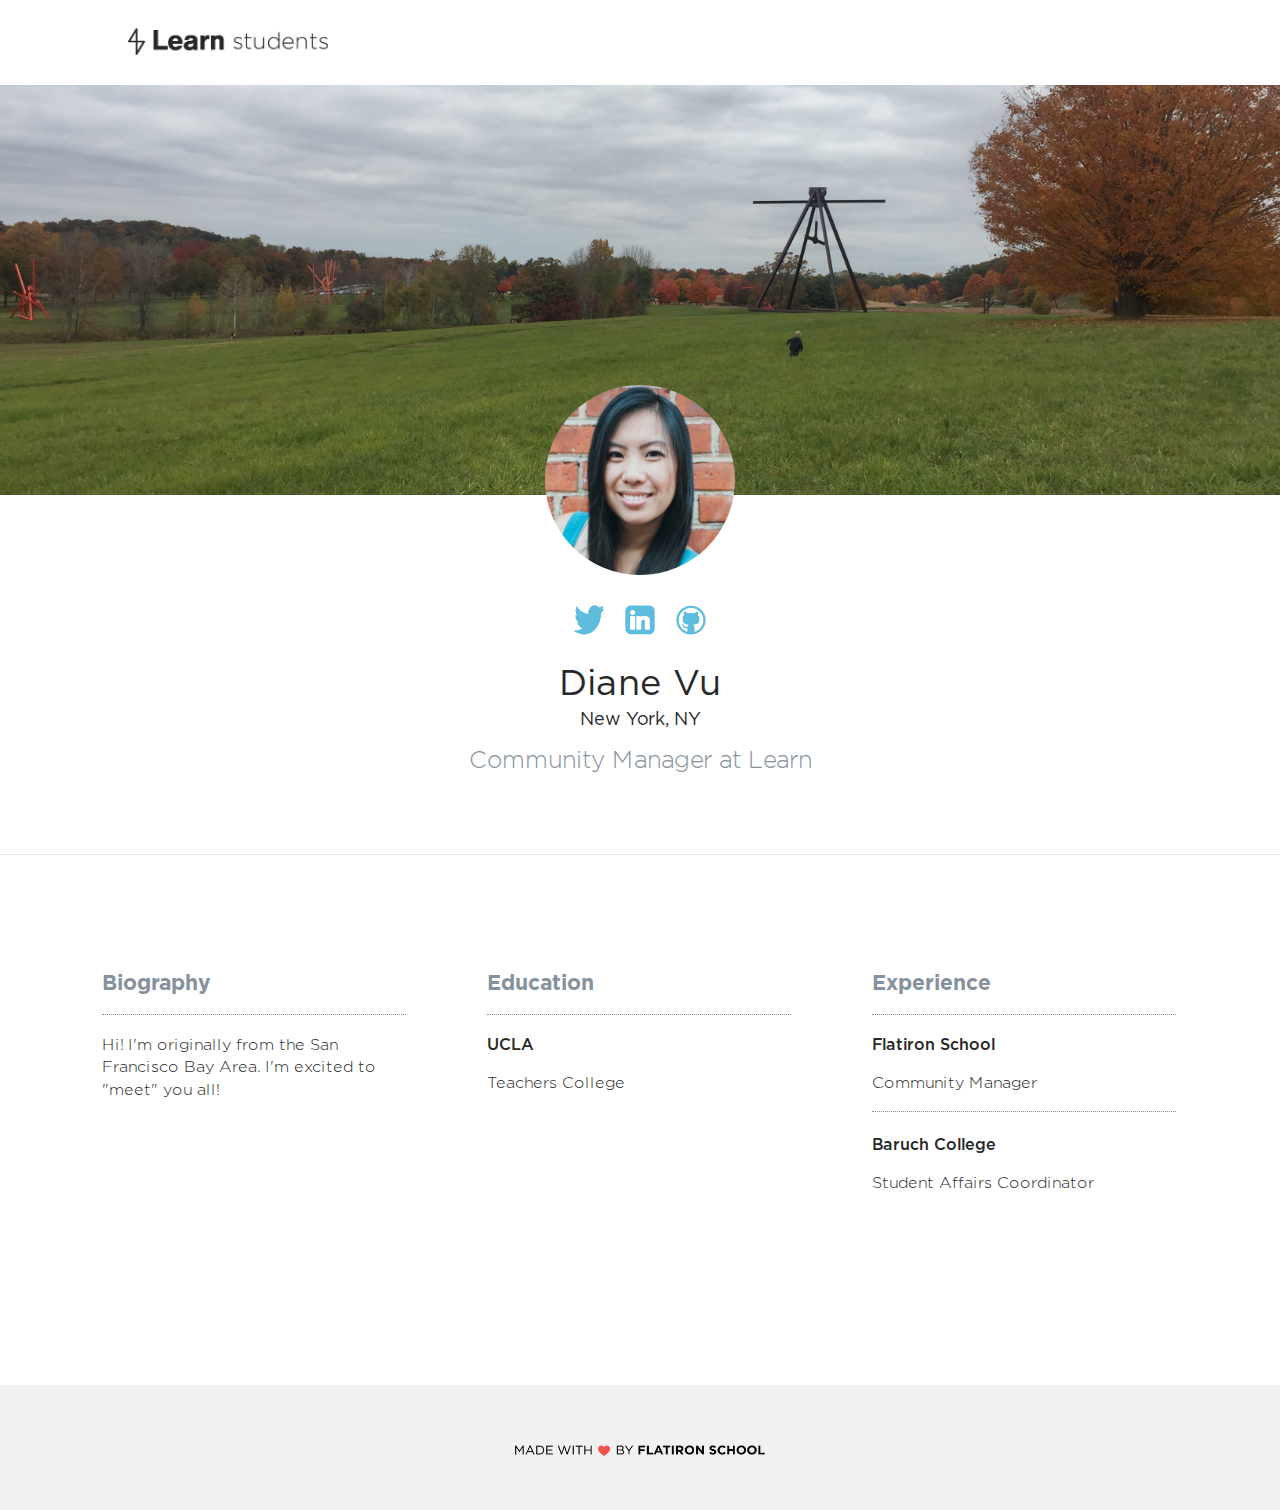
<file: students/diane-vu.html>
<html>
  <head>
    <meta charset="utf-8"/>
    <meta name="viewport" content="width=device-width, intial-scale=1"/>
    <title>Learn Verified Student Roster</title>
    <link rel="stylesheet" href="../css/normalize.css"/>
    <link rel="stylesheet" href="../css/fonts.css"/>
    <link rel="stylesheet" href="../css/styles.css"/>
  </head>
  <body>
    <div class="main-wrapper profile">
      <header class="header">
        <a href="/">
          <img class="learn-logo" src="../assets/img/logo.png"/>
        </a>
      </header>
      <div class="profile-banner" id="diane-vu-cover"></div>
      <div class="vitals-container">
        <div class="profile-photo" id="diane-vu-card"></div>
        <div class="social-icon-container">
          <a href="https://twitter.com/dianevug"><img class="social-icon" src="../assets/img/twitter-icon.png"/></a>
          <a href="http://www.linkedin.com/in/vudiane"><img class="social-icon" src="../assets/img/linkedin-icon.png"/></a>
          <a href="http://www.github.com/dianelvu"><img class="social-icon" src="../assets/img/github-icon.png"/></a>
          <!--<a href="#"><img class="social-icon" src="../assets/img/rss-icon.png"/></a>-->
        </div>
        <div class="vitals-text-container">
          <h1 class="profile-name">Diane Vu</h1>
          <h2 class="profile-location">New York, NY</h2>
          <div class="profile-quote">Community Manager at Learn</div>
        </div>
      </div>
      <div class="details-container">
        <div class="bio-block details-block">
          <div class="bio-content content-holder">
            <div class="title-holder">
              <h3>Biography</h3>
            </div>
            <div class="description-holder">
              <p>Hi! I'm originally from the San Francisco Bay Area. I'm excited to "meet" you all!</p>
            </div>
          </div>
        </div>
        <div class="education-block details-block">
          <div class="education-content content-holder">
            <div class="title-holder">
              <h3>Education</h3>
            </div>
            <div class="description-holder">
              <h4>UCLA</h4>
              <h5>Teachers College</h5>
            </div>
          </div>
        </div>
        <div class="experience-block details-block">
          <div class="experience-content content-holder">
            <div class="title-holder">
              <h3>Experience</h3>
            </div>
            <div class="description-holder">
              <h4>Flatiron School</h4>
              <h5>Community Manager</h5>
            </div>
            <div class="description-holder">
              <h4>Baruch College</h4>
              <h5>Student Affairs Coordinator</h5>
            </div>
          </div>
        </div>
      </div>
      <footer class="footer">
        <img class="made-with-love" src="../assets/img/made-with-love.png"/>
      </footer>
    </div>
  </body>
</html>
</file>
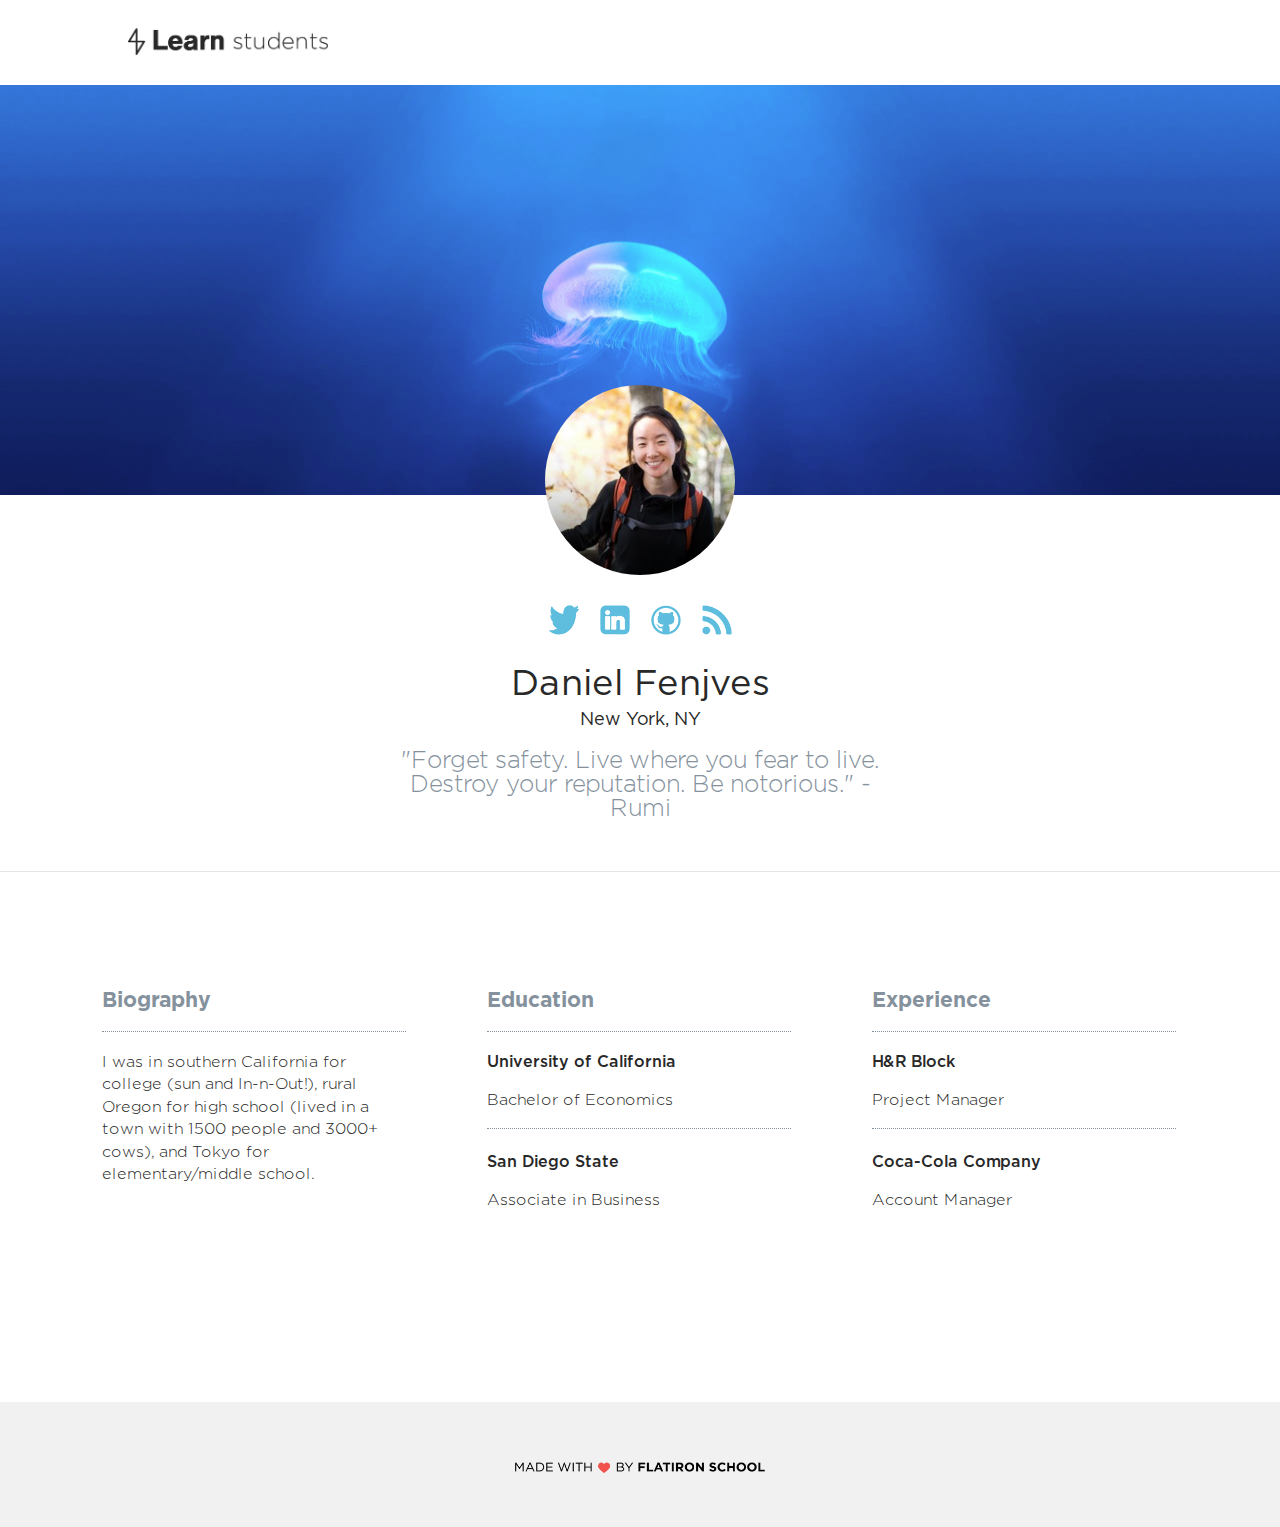
<file: students/mathieu-balez.html>
<html>
  <head>
    <meta charset="utf-8"/>
    <meta name="viewport" content="width=device-width, intial-scale=1"/>
    <title>Learn Verified Student Roster</title>
    <link rel="stylesheet" href="../css/normalize.css"/>
    <link rel="stylesheet" href="../css/fonts.css"/>
    <link rel="stylesheet" href="../css/styles.css"/>
  </head>
  <body>
    <div class="main-wrapper profile">
      <header class="header">
        <a href="/">
          <img class="learn-logo" src="../assets/img/logo.png"/>
        </a>
      </header>
      <div class="profile-banner"></div>
      <div class="vitals-container">
        <div class="profile-photo"></div>
        <div class="social-icon-container">
          <a href="#"><img class="social-icon" src="../assets/img/twitter-icon.png"/></a>
          <a href="#"><img class="social-icon" src="../assets/img/linkedin-icon.png"/></a>
          <a href="#"><img class="social-icon" src="../assets/img/github-icon.png"/></a>
          <a href="#"><img class="social-icon" src="../assets/img/rss-icon.png"/></a>
        </div>
        <div class="vitals-text-container">
          <h1 class="profile-name">Daniel Fenjves</h1>
          <h2 class="profile-location">New York, NY</h2>
          <div class="profile-quote">"Forget safety. Live where you fear to live. Destroy your reputation. Be notorious." - Rumi</div>
        </div>
      </div>
      <div class="details-container">
        <div class="bio-block details-block">
          <div class="bio-content content-holder">
            <div class="title-holder">
              <h3>Biography</h3>
            </div>
            <div class="description-holder">
              <p>I was in southern California for college (sun and In-n-Out!), rural Oregon for high school (lived in a town with 1500 people and 3000+ cows), and Tokyo for elementary/middle school.</p>
            </div>
          </div>
        </div>
        <div class="education-block details-block">
          <div class="education-content content-holder">
            <div class="title-holder">
              <h3>Education</h3>
            </div>
            <div class="description-holder">
              <h4>University of California</h4>
              <h5>Bachelor of Economics</h5>
            </div>
            <div class="description-holder">
              <h4>San Diego State</h4>
              <h5>Associate in Business</h5>
            </div>
          </div>
        </div>
        <div class="experience-block details-block">
          <div class="experience-content content-holder">
            <div class="title-holder">
              <h3>Experience</h3>
            </div>
            <div class="description-holder">
              <h4>H&R Block</h4>
              <h5>Project Manager</h5>
            </div>
            <div class="description-holder">
              <h4>Coca-Cola Company</h4>
              <h5>Account Manager</h5>
            </div>
          </div>
        </div>
      </div>
      <footer class="footer">
        <img class="made-with-love" src="../assets/img/made-with-love.png"/>
      </footer>
    </div>
  </body>
</html>
</file>
<file: css/fonts.css>
@font-face {
  font-family: 'GothamPro';
  src: url('../assets/fonts/GothamPro.ttf') format('truetype');
}

@font-face {
  font-family: 'GothamPro-Bold';
  src: url('../assets/fonts/GothamPro-Bold.ttf') format('truetype');
}

@font-face {
  font-family: 'GothamPro-BoldItalic';
  src: url('../assets/fonts/GothamPro-BoldItalic.ttf') format('truetype');
}

@font-face {
  font-family: 'GothamPro-Italic';
  src: url('../assets/fonts/GothamPro-Italic.ttf') format('truetype');
}

@font-face {
  font-family: 'GothamPro-Light';
  src: url('../assets/fonts/GothamPro-Light.ttf') format('truetype');
}

@font-face {
  font-family: 'GothamPro-LightItalic';
  src: url('../assets/fonts/GothamPro-LightItalic.ttf') format('truetype');
}

@font-face {
  font-family: 'GothamPro-Medium';
  src: url('../assets/fonts/GothamPro-Medium.ttf') format('truetype');
}

@font-face {
  font-family: 'GothamPro-MediumItalic';
  src: url('../assets/fonts/GothamPro-MediumItalic.ttf') format('truetype');
}

@font-face {
  font-family: 'GothamProNarrow-Bold';
  src: url('../assets/fonts/GothamProNarrow-Bold.ttf') format('truetype');
}

@font-face {
  font-family: 'GothamProNarrow-Medium';
  src: url('../assets/fonts/GothamProNarrow-Medium.ttf') format('truetype');
}

@font-face {
  font-family: 'GothamPro-Black';
  src: url('../assets/fonts/GothamPro-Black.ttf') format('truetype');
}

@font-face {
  font-family: 'GothamPro-BlackItalic';
  src: url('../assets/fonts/GothamPro-BlackItalic.ttf') format('truetype');
}
</file>
<file: css/styles.css>
/* GLOBAL STYLES
======================== */

*, *:before, *:after {
  box-sizing: border-box;
  /*border: 1px solid red;*/
}

html {
  font-size: 15px;
  color: #282828;
}

body {
  font-family: "GothamPro", Helvetica, Arial, sans-serif;
}

html,
body {
  width: 100vw;
  min-height: 100vh;
}

h1, h2, h3, h4, h5, h6 {
  margin: 0;
}

a {
  color: #fff;
  text-decoration: none;
}

a:visited {
  text-decoration: none;
  color: #fff;
}

.main-wrapper {
  width: 100%;
  height: 100%;
}

.header {
  position: relative;
  height: 85px;
  box-shadow: 0 5px 5px #f1f1f1;
  margin-bottom: 100px;
}

.footer {
  position: relative;
  height: 85px;
  background-color: #f1f1f1;
  margin-top: 100px;
}

.made-with-love {
  position: absolute;
  width: 250;
  left: 0;
  right: 0;
  top: 40px;
  margin: 0 auto;
}

/* INDEX.HTML STYLES
======================== */

.learn-logo {
  position: absolute;
  width: 200px;
  left: 0;
  right: 0;
  margin: 0 auto;
  top: 28px;
}

.roster-text-container {
  margin: 0 auto 100px;
  text-align: center;
  width: 100%;
  max-width: 1000px;
}

.roster-text-container h1 {
  font-family: "GothamPro-Bold", Helvetica, Arial, sans-serif;
  font-size: 24px;
  color: #63bedc;
  margin-bottom: 5px;
}

.roster-text-container h2 {
  width: 75%;
  margin: 0 auto;
  font-family: "GothamPro-Light", Helvetica, Arial, sans-serif;
  font-size: 24px;
  font-weight: normal;
  line-height: 1.2em;
}

.roster-cards-container {
  max-width: 1000px;
  width: 100%;
  margin: 0 auto;
}

.student-card {
  position: relative;
  background-image: url("../assets/img/profile-photo-placeholder.png");
  background-position: center;
  background-size: cover;
  background-repeat: no-repeat;
  max-width: 305px;
  min-height: 400px;
  margin: 20px auto;
  border-radius: 5px;
}

.student-card:before {
  content: "";
  position: absolute;
  top: 0;
  bottom: 0;
  right: 0;
  left: 0;
  background-image: linear-gradient(to top, #000, rgba(0, 0, 0, .0) 50%);
  border-radius: 5px;
}

.student-card a {
  position: relative;
  display: block;
  height: 400px;
}
#ayedh-sh-card {
  background-image: url("../assets/img/ayedh.jpg");
}

#ayedh-sh-cover {
  background-image: url("../assets/img/ayedh-cover.jpg");
}

#joe-burgess-card {
  background-image: url("../assets/img/joe-burgess.jpeg");
}

#joe-burgess-cover {
  background-image: url("../assets/img/joe-burgess-cover.png");
}

#avi-flombaum-card {
  background-image: url("../assets/img/avi-flombaum.jpg");
}

#mat-balez-card {
  background-image: url("../assets/img/mat-balez.jpeg");
}

#mathieu-balez-cover {
  background-image: url("../assets/img/mathieu-balez-cover.jpeg");
}

#mathieu-balez-card {
  background-image: url("../assets/img/mathieu-balez.jpeg");
}

#diane-vu-cover {
  background-image: url("../assets/img/diane-vu-cover.jpg");
}

#diane-vu-card {
  background-image: url("../assets/img/diane-vu.jpg");
}

.view-profile-div {
  position: absolute;
  bottom: 0;
  width: 100%;
  height: 80px;
  background-color: #63bedc;
  border-radius: 0 0 5px 5px;
  display: none;
  text-align: center;
}

.view-profile-text {
  font-family: "GothamPro-Bold", Helvetica, Arial, sans-serif;
  font-size: 16px;
  font-weight: normal;
  text-transform: uppercase;
  color: #fff;
  text-align: center;
  margin-top: 30px;
}

.card-text-container {
  text-align: center;
  position: absolute;
  bottom: 30px;
  left: 0;
  right: 0;
  margin: 0 auto;
}

.student-name {
  font-family: "GothamPro", Helvetica, Arial, sans-serif;
  font-size: 20px;
  font-weight: normal;
  margin-bottom: 2px;
  color: #fff;
}

.student-location {
  font-family: "GothamPro-Light", Helvetica, Arial, sans-serif;
  font-size: 14px;
  margin: 0;
  color: #888;
}

/* PROFILE.HTML STYLES
======================== */
.profile .header {
  margin: 0;
  box-shadow: none;
}

.profile-banner {
  height: 410px;
  background-image: url("../assets/img/banner-photo-placeholder.png");
  background-position: center;
  background-size: cover;
  background-repeat: no-repeat;
}

.vitals-container {
  position: relative;
  min-height: 360px;
  padding-bottom: 50px;
  border-bottom: 1px solid #e4e4e4;
}

.social-icon-container {
  width: 200px;
  margin: 0 auto;
  padding-top: 110px;
  text-align: center;
}

.social-icon {
  width: 30px;
  height: 30px;
  margin: 0 8px;
}

.profile-photo {
  background-image: url("../assets/img/profile-photo-placeholder.png");
  background-position: center;
  background-size: cover;
  background-repeat: no-repeat;
  position: absolute;
  height: 190px;
  width: 190px;
  top: -110px;
  left: 0;
  right: 0;
  margin: 0 auto;
  border-radius: 100px;
}

.vitals-text-container {
  width: 100%;
  text-align: center;
  margin-top: 30px;
}

.profile-name,
.profile-location {
  font-weight: normal;
}

.profile-name {
  font-size: 36px;
  margin-bottom: 10px;
}

.profile-location {
  font-size: 18px;
  margin-bottom: 20px;
}

.profile-quote {
  font-family: "GothamPro-Light", Helvetica, Arial, sans-serif;
  font-size: 24px;
  color: #85929d;
  width: 75%;
  margin: 0 auto;
}

.details-container {
  width: 100%;
  max-width: 1200px;
  min-height: 350px;
  margin: 80px auto 0;
}

.details-block {
  width: 80%;
  margin: 0 auto;
}

.title-holder {
  font-family: "GothamPro-Bold", Helvetica, Arial, sans-serif;
  font-size: 18px;
  font-weight: normal;
  color: #85929d;
  border-bottom: 1px dotted #85929d;
  padding-bottom: 20px;
  margin-bottom: 20px;
  margin-top: 40px;
}

.description-holder {
  font-family: "GothamPro-Light", Helvetica, Arial, sans-serif;
  font-size: 16px;
  font-weight: normal;
  line-height: 1.4em;
}

.description-holder h4 {
  font-family: "GothamPro-Medium", Helvetica, Arial, sans-serif;
  font-size: 16px;
  font-weight: normal;
  padding-bottom: 8px;
  margin: 8px 0;
}

.description-holder h5 {
  font-size: 16px;
  font-weight: normal;
}

.education-content div:nth-child(3),
.experience-content div:nth-child(3) {
  padding-top: 15px;
  margin-top: 15px;
  border-top: 1px dotted #85929d;
}

/* MEDIA QUERIES
======================== */
@media only screen and (min-width: 480px) {
  /* index.html */
  .learn-logo {
    left: 10%;
    margin: 0;
  }
  .roster-text-container h1 {
    font-size: 32px;
  }
  .roster-text-container h2 {
    font-size: 32px;
    width: 80%;
  }
  .student-card:hover .view-profile-div {
    display: block;
    z-index: 900;
  }
  .footer {
    height: 125px;
  }
  .made-with-love {
    top: 60px;
  }

  /* profile.html */
  .profile-quote {
    width: 80%;
  }
}

@media only screen and (min-width: 700px) {
  /* index.html */
  .roster-text-container h1 {
    font-size: 40px;
  }
  .roster-text-container h2 {
    font-size: 40px;
    width: 80%;
  }
  .roster-cards-container {
    width: 650px;
  }
  .student-card {
    display: inline-block;
    width: 305px;
  }
  .student-card:nth-of-type(odd) {
    margin-right: 35px;
  }

  /* profile.html */

  .profile-quote {
    width: 70%;
  }
}

@media only screen and (min-width: 1050px) {

  /* index.html */
  .roster .header {
    margin-bottom: 150px;
  }
  .roster-text-container h1 {
    font-size: 48px;
  }
  .roster-text-container h2 {
    font-size: 48px;
    width: 70%;
  }
  .roster-cards-container {
    width: 1000px;
  }
  .student-card:nth-of-type(3n) {
    margin-right: 0;
  }
  .student-card:not(:nth-of-type(3n)) {
    margin-right: 38px;
  }

  /* profile.html */

  .profile-header {
    margin-bottom: 0;
  }

  .profile-quote {
    width: 40%;
  }

  .details-container {
    width: 90%;
    position: relative;
  }

  .details-block {
    display: inline-block;
    width: 33%;
  }

  .bio-block, .education-block, .experience-block {
    position: relative;
    vertical-align: top;
  }

  .content-holder {
    width: 80%;
    margin: 0 auto;
  }

}


/* CLEARFIX HACK
======================== */

.clearfix:before,
.clearfix:after {
    content: " ";
    display: table;
}

.clearfix:after {
    clear: both;
}
</file>
